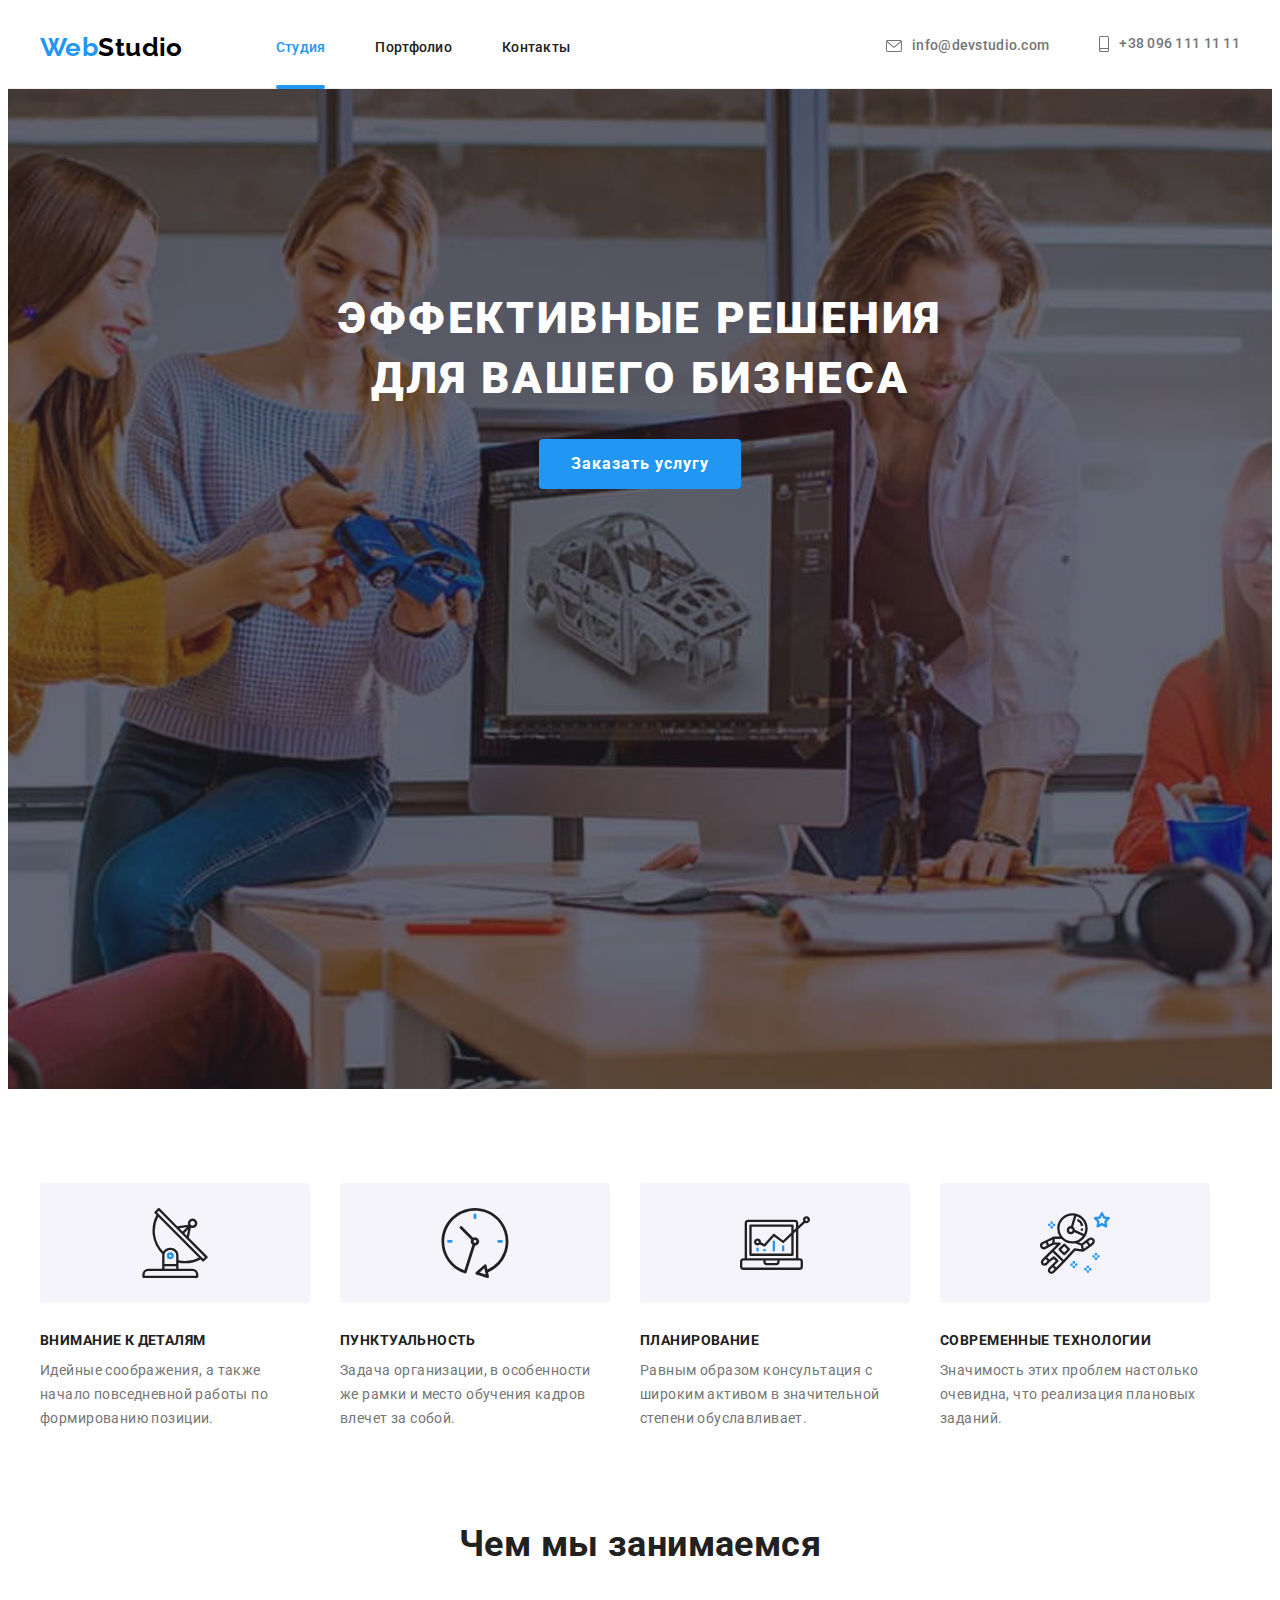
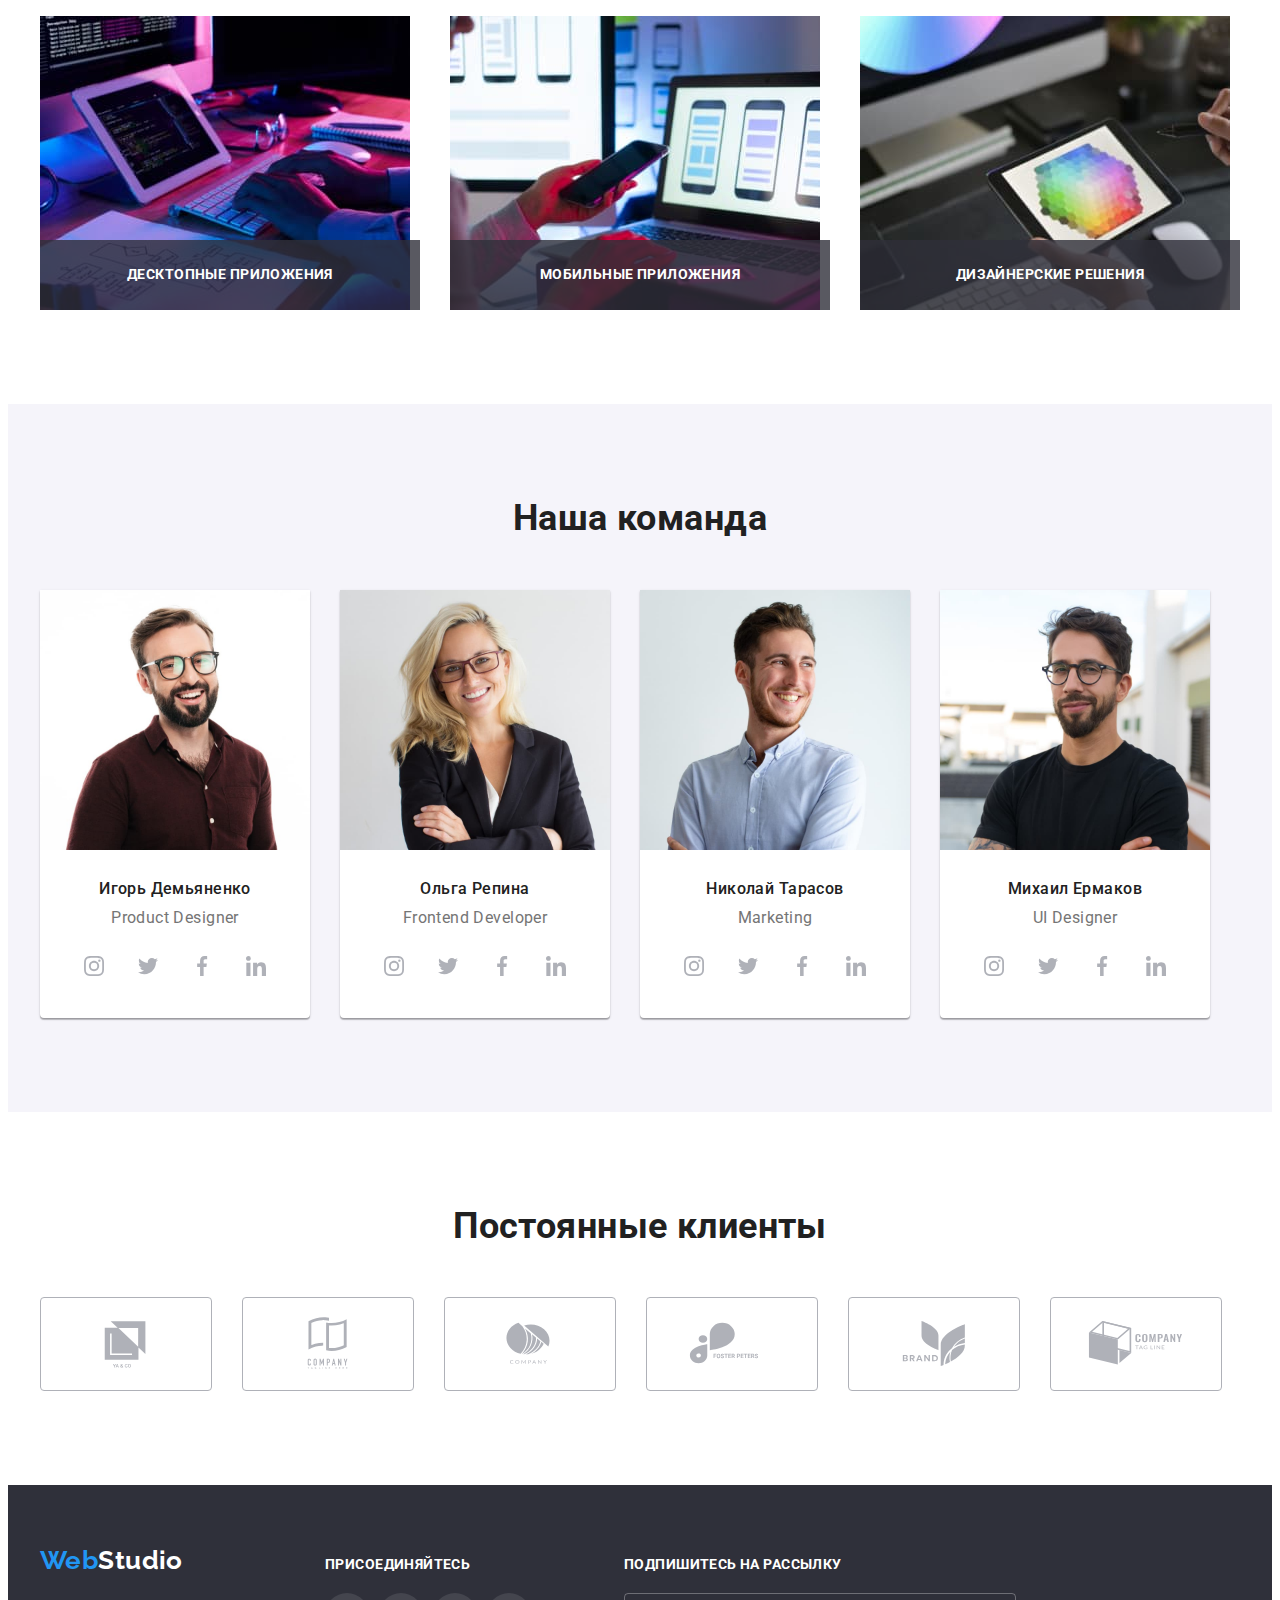
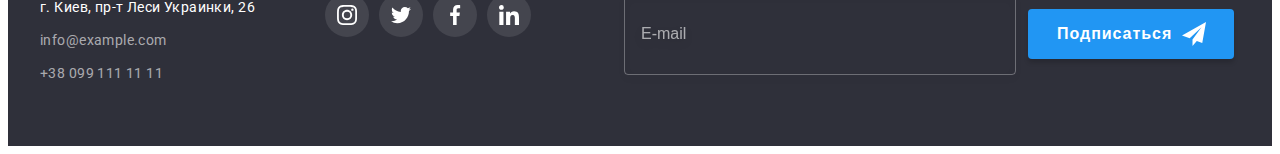
<file: index.html>
<!DOCTYPE html>
<html lang="ru">
    <head>
        <meta charset="UTF-8">
        <meta http-equiv="X-UA-Compatible" content="IE=edge">
        <meta name="viewport" content="width=device-width, initial-scale=1.0">
        <title>Студия</title>
        <link rel="preconnect" href="https://fonts.gstatic.com">
        <link href="https://fonts.googleapis.com/css2?family=Raleway:wght@700&family=Roboto:wght@400;500;700;900&display=swap"
        rel="stylesheet">
        <link rel="stylesheet" href="https://cdnjs.cloudflare.com/ajax/libs/modern-normalize/1.0.0/modern-normalize.min.css"
        integrity="sha512-ISS7cAi1PEhQ8jnbJpJZMd29NlhNj4AWYyLOSp2CE/CsHxTCu+r+t0D2yoJudVrd0/8fTVPUVDzY5Tvli75u/g=="
        crossorigin="anonymous" />
        <link rel="stylesheet" href="./css/styles.css" />
    </head>
    <body>
        <!-- Шапка сайта -->
        <header class="page-header">
            <div class="container header">
                <nav class="main-nav">
                     <a href="" lang="en" class="logo">Web<span class="studio">Studio</span></a>
                    <ul class="site-nav list">
                        <li class="site-nav-item"><a href="./index.html" class="link current">Студия</a></li>
                        <li class="site-nav-item"><a href="./portfolio.html" class="link">Портфолио</a></li>
                        <li class="site-nav-item"><a href="" class="link">Контакты</a></li>
                    </ul>
                </nav>
                <ul class="auth-nav list">
                    <li class="auth-nav-item">
                    <a href="mailto:info@devstudio.com" class="mail">
                        <svg class="mail-icon" width="16" height="12">
                            <use href="./images/icons.svg#envelope">
                            </use>
                        </svg>
                        info@devstudio.com</a></li>
                    <li class="auth-nav-item"><a href="tel:+380961111111" class="tel">
                        <svg class="tel-icon" width="10" height="16">
                            <use href="./images/icons.svg#smartphone">
                            </use>
                        </svg>
                        +38 096 111 11 11</a></li>
                </ul>
            </div>
        </header>
        <main>
            <!-- Герой -->
            <section class="hero">
                <h1 class="hero-title">Эффективные решения для вашего бизнеса</h1>
                <button type="button" class="first-button" data-modal-open>Заказать услугу</button>
            </section>

            <!-- Особенности -->
            <section class="description section">
                <div class="container">
                    <h2 class="visually-hidden">Особенности</h2>
                    <ul class="feature-list">
                        <li class="feature-list-item">
                            <div class="feature-icon">
                                <svg width="70" height="70">
                                <use href="./images/icons.svg#antenna">
                                </use>
                                </svg>
                            </div>
                            <h3 class="title">Внимание к деталям</h3>
                            <p class="feature">Идейные соображения, а также начало повседневной работы по формированию позиции.</p>
                        </li>
                        <li class="feature-list-item">
                            <div class="feature-icon">
                                <svg width="70" height="70">
                                    <use href="./images/icons.svg#clock">
                                    </use>
                                </svg>
                            </div>
                            <h3 class="title">Пунктуальность</h3>
                            <p class="feature">Задача организации, в особенности же рамки и место обучения кадров влечет за собой.</p>
                        </li>
                        <li class="feature-list-item">
                            <div class="feature-icon">
                                <svg width="70" height="70">
                                    <use href="./images/icons.svg#diagram">
                                    </use>
                                </svg>
                            </div>
                            <h3 class="title">Планирование</h3>
                            <p class="feature">Равным образом консультация с широким активом в значительной степени обуславливает.</p>
                        </li>
                        <li class="feature-list-item">
                            <div class="feature-icon">
                                <svg width="70" height="70">
                                    <use href="./images/icons.svg#astronaut">
                                    </use>
                                </svg>
                            </div>
                            <h3 class="title">Современные технологии</h3>
                            <p class="feature">Значимость этих проблем настолько очевидна, что реализация плановых заданий.</p>
                        </li>
                    </ul>
                </div>
            </section>
            <!-- Чем мы занимаемся -->
            <section class="task section">
                <div class="container">
                    <h2 class="section-title coding">Чем мы занимаемся</h2>
                    <ul class="our-works list">
                        <li class="our-works-item">
                            <img src="./images/img.jpg" alt="Пишем код" width="370" height="294"/>
                            <h3 class="our-works-title">Десктопные приложения</h3>
                        </li>
                        <li class="our-works-item">
                            <img src="./images/img1.jpg" alt="Тестируем" width="370" height="294"/>
                            <h3 class="our-works-title">Мобильные приложения</h3>
                        </li>
                        <li class="our-works-item">
                            <img src="./images/img2.jpg" alt="Продумываем дизайн" width="370" height="294"/>
                            <h3 class="our-works-title">Дизайнерские решения</h3>
                        </li>
                    </ul>
                </div>

            </section>
            <!-- Наша команда -->
            <section class="section team">
                <div class="container">
                    <h2 class="section-title workers">Наша команда</h2>
                    <ul class="workers-list">
                        <li class="workers-list-item">
                            <img class="worker-photo" src="./images/img3.jpg" alt="Игорь Демьяненко" width="270" height="260">
                            <div class="team-card">
                                <h3 class="title">Игорь Демьяненко</h3>
                                <p lang="en" class="position">Product Designer</p>
                                <ul class="social-list">
                                    <li class="social-list-item"><a  class="social-link" href="">
                                            <svg class="social-link-icon" width="20" height="20">
                                                <use href="./images/icons.svg#instagram">
                                                </use>
                                            </svg>
                                        </a>
                                    </li>
                                    <li class="social-list-item"><a  class="social-link" href="">
                                            <svg class="social-link-icon" width="20" height="20">
                                                <use href="./images/icons.svg#twitter">
                                                </use>
                                            </svg>
                                        </a>
                                    </li>
                                    <li class="social-list-item"><a  class="social-link" href="">
                                            <svg class="social-link-icon" width="20" height="20">
                                                <use href="./images/icons.svg#facebook">
                                                </use>
                                            </svg>
                                        </a>
                                    </li>
                                    <li class="social-list-item"><a  class="social-link" href="">
                                            <svg class="social-link-icon" width="20" height="20">
                                                <use href="./images/icons.svg#linkedin">
                                                </use>
                                            </svg>
                                        </a>
                                    </li>
                                </ul> 
                            </div>
                            
                        </li>
                        <li class="workers-list-item">
                            <img class="worker-photo" src="./images/img4.jpg" alt="Ольга Репина" width="270" height="260">
                            <div class="team-card">
                                <h3 class="title">Ольга Репина</h3>
                                <p lang="en" class="position">Frontend Developer</p>
                                <ul class="social-list">
                                    <li class="social-list-item"><a class="social-link" href="">
                                            <svg class="social-link-icon" width="20" height="20">
                                                <use href="./images/icons.svg#instagram">
                                                </use>
                                            </svg>
                                        </a>
                                    </li>
                                    <li class="social-list-item"><a class="social-link" href="">
                                            <svg class="social-link-icon" width="20" height="20">
                                                <use href="./images/icons.svg#twitter">
                                                </use>
                                            </svg>
                                        </a>
                                    </li>
                                    <li class="social-list-item"><a class="social-link" href="">
                                            <svg class="social-link-icon" width="20" height="20">
                                                <use href="./images/icons.svg#facebook">
                                                </use>
                                            </svg>
                                        </a>
                                    </li>
                                    <li class="social-list-item"><a class="social-link" href="">
                                            <svg class="social-link-icon" width="20" height="20">
                                                <use href="./images/icons.svg#linkedin">
                                                </use>
                                            </svg>
                                        </a>
                                    </li>
                                </ul>
                            </div>
                        </li>
                        <li class="workers-list-item">
                            <img class="worker-photo" src="./images/img5.jpg" alt="Николай Тарасов" width="270" height="260"> 
                            <div class="team-card">
                                <h3 class="title">Николай Тарасов</h3>
                                <p lang="en" class="position">Marketing</p>
                                <ul class="social-list">
                                    <li class="social-list-item"><a class="social-link" href="">
                                            <svg class="social-link-icon" width="20" height="20">
                                                <use href="./images/icons.svg#instagram">
                                                </use>
                                            </svg>
                                        </a>
                                    </li>
                                    <li class="social-list-item"><a class="social-link" href="">
                                            <svg class="social-link-icon" width="20" height="20">
                                                <use href="./images/icons.svg#twitter">
                                                </use>
                                            </svg>
                                        </a>
                                    </li>
                                    <li class="social-list-item"><a class="social-link" href="">
                                            <svg class="social-link-icon" width="20" height="20">
                                                <use href="./images/icons.svg#facebook">
                                                </use>
                                            </svg>
                                        </a>
                                    </li>
                                    <li class="social-list-item"><a class="social-link" href="">
                                            <svg class="social-link-icon" width="20" height="20">
                                                <use href="./images/icons.svg#linkedin">
                                                </use>
                                            </svg>
                                        </a>
                                    </li>
                                </ul>
                            </div>
                        </li>
                        <li class="workers-list-item">
                            <img class="worker-photo" src="./images/img6.jpg" alt="Михаил Ермаков" width="270" height="260">
                            <div class="team-card">
                                <h3 class="title">Михаил Ермаков</h3>
                                <p lang="en" class="position">UI Designer</p>
                                <ul class="social-list">
                                    <li class="social-list-item"><a class="social-link" href="">
                                            <svg class="social-link-icon" width="20" height="20">
                                                <use href="./images/icons.svg#instagram">
                                                </use>
                                            </svg>
                                        </a>
                                    </li>
                                    <li class="social-list-item"><a class="social-link" href="">
                                            <svg class="social-link-icon" width="20" height="20">
                                                <use href="./images/icons.svg#twitter">
                                                </use>
                                            </svg>
                                        </a>
                                    </li>
                                    <li class="social-list-item"><a class="social-link" href="">
                                            <svg class="social-link-icon" width="20" height="20">
                                                <use href="./images/icons.svg#facebook">
                                                </use>
                                            </svg>
                                        </a>
                                    </li>
                                    <li class="social-list-item"><a class="social-link" href="">
                                            <svg class="social-link-icon" width="20" height="20">
                                                <use href="./images/icons.svg#linkedin">
                                                </use>
                                            </svg>
                                        </a>
                                    </li>
                                </ul>
                            </div>
                        </li>
                        
                    </ul>
                </div>
            </section>
            <!-- Постоянные клиенты -->
            <section class="section clients">
                <div class="container">
                    <h2 class="section-title clients-title">Постоянные клиенты</h2>
                    <ul class="clients-list list">
                        <li class="clients-list-item">
                            <a class="clients-list-link" href="">
                                <svg class="clients-list-link-icon" width="106" height="60">
                                    <use href="./images/icons.svg#logo1">
                                    </use>
                                </svg>
                            </a>
                        </li>
                        <li class="clients-list-item">
                            <a class="clients-list-link" href="">
                                <svg class="clients-list-link-icon" width="106" height="60">
                                    <use href="./images/icons.svg#logo2">
                                    </use>
                                </svg>
                            </a>
                        </li>
                        <li class="clients-list-item">
                            <a class="clients-list-link" href="">
                                <svg class="clients-list-link-icon" width="106" height="60">
                                    <use href="./images/icons.svg#logo3">
                                    </use>
                                </svg>
                            </a>
                        </li>
                        <li class="clients-list-item">
                            <a class="clients-list-link" href="">
                                <svg class="clients-list-link-icon" width="106" height="60">
                                    <use href="./images/icons.svg#logo4">
                                    </use>
                                </svg>
                            </a>
                        </li>
                        <li class="clients-list-item">
                            <a class="clients-list-link" href="">
                                <svg class="clients-list-link-icon" width="106" height="60">
                                    <use href="./images/icons.svg#logo5">
                                    </use>
                                </svg>
                            </a>
                        </li>
                        <li class="clients-list-item">
                            <a class="clients-list-link" href="">
                                <svg class="clients-list-link-icon" width="106" height="60">
                                    <use href="./images/icons.svg#logo6">
                                    </use>
                                </svg>
                            </a>
                        </li>
                    </ul>
                </div>
            </section>
        </main>
        <!-- Футер -->
        <footer class="contacts">
            <div class="container footer">
                <div class="footer-contacts">
                    <a href="" lang="en" class="logo">Web<span class="studio-second">Studio</span></a>
                    <address class="footer-address">
                        <p class="address">г. Киев, пр-т Леси Украинки, 26</p>
                        <a href="mailto:info@example.com" class="second-mail">info@example.com</a>
                        <a href="tel:+380991111111" class="second-tel">+38 099 111 11 11</a>
                    </address>
                </div>
                <div class="footer-icons">
                    <h3 class="title footer-title">присоединяйтесь</h3>
                    <ul class="footer-social-list list">
                        <li class="social-list-item"><a class="footer-social-link" href="">
                                <svg class="footer-social-link-icon" width="20" height="20">
                                    <use href="./images/icons.svg#instagram">
                                    </use>
                                </svg>
                            </a>
                        </li>
                        <li class="social-list-item"><a class="footer-social-link" href="">
                                <svg class="footer-social-link-icon" width="20" height="20">
                                    <use href="./images/icons.svg#twitter">
                                    </use>
                                </svg>
                            </a>
                        </li>
                        <li class="social-list-item"><a class="footer-social-link" href="">
                                <svg class="footer-social-link-icon" width="20" height="20">
                                    <use href="./images/icons.svg#facebook">
                                    </use>
                                </svg>
                            </a>
                        </li>
                        <li class="social-list-item"><a class="footer-social-link" href="">
                                <svg class="footer-social-link-icon" width="20" height="20">
                                    <use href="./images/icons.svg#linkedin">
                                    </use>
                                </svg>
                            </a>
                        </li>
                    </ul>
                </div>
                <form class="subscription-form" action="#" method="POST">
                    <h3 class="title footer-title">Подпишитесь на рассылку</h3>
                    <div class="footer-subscription">
                        <label class="subscription-label">
                            <input class="subscription-input" type="email" name="mail" placeholder="E-mail">
                        </label>
                        <button type="submit" class="subscription-button">
                            <span class="submit-text">Подписаться</span>
                            <svg width="24" height="24">
                                <use href="./images/icons.svg#icon-send"></use>
                            </svg>
                        </button>
                    </div>
                </form>
            </div>
        </footer>
        <div class="backdrop is-hidden" data-modal>
            <div class="modal">
                <button class="close-button" type="button" data-modal-close>
                    <svg class="close-icon" width="18" height="18">
                        <use href="./images/icons.svg#close-black"></use>
                    </svg>
                </button>
                <form class="modal-form" action="#" method="POST">
                    <b class="modal-title title">Оставьте свои данные, мы вам перезвоним</b>
                    <label class="form-field">
                        <span class="field-name">Имя</span>
                        <span class="input-items">
                            <input class="form-input" type="text" name="username" required>
                            <svg class="input-icon" width="18" height="18">
                                <use href="./images/icons.svg#person-black"></use>
                            </svg>
                        </span>
                    </label>
                    <label class="form-field">
                        <span class="field-name">Телефон</span>
                        <span class="input-items">
                            <input class="form-input" type="tel" name="tel" required>
                            <svg class="input-icon" width="18" height="18">
                                <use href="./images/icons.svg#phone-black"></use>
                            </svg>
                        </span>
                    </label>
                    <label class="form-field">
                        <span class="field-name">Почта</span>
                        <span class="input-items">
                            <input class="form-input" type="email" name="mail" required>
                            <svg class="input-icon" width="18" height="18">
                                <use href="./images/icons.svg#email-black"></use>
                            </svg>
                        </span>
                    </label>
                    <label class="form-comment">
                        <span class="field-name">Комментарий</span>
                        <textarea class="modal-comment" name="comment" placeholder="Введите текст"></textarea>
                    </label>
                    <label class="form-checkbox">
                        <input class="checkbox" type="checkbox" name="policy">
                        <span class="checkbox-icon"></span>
                        <span>
                            Соглашаюсь с рассылкой и принимаю <a class="policy-link" href="">Условия договора</a>
                        </span>
                    </label>
                    <button class="modal-form-button" type="submit">Отправить</button>
                </form>
            </div>
        </div>
        <script src="./js/modal.js"></script>

    </body>
</html>
</file>
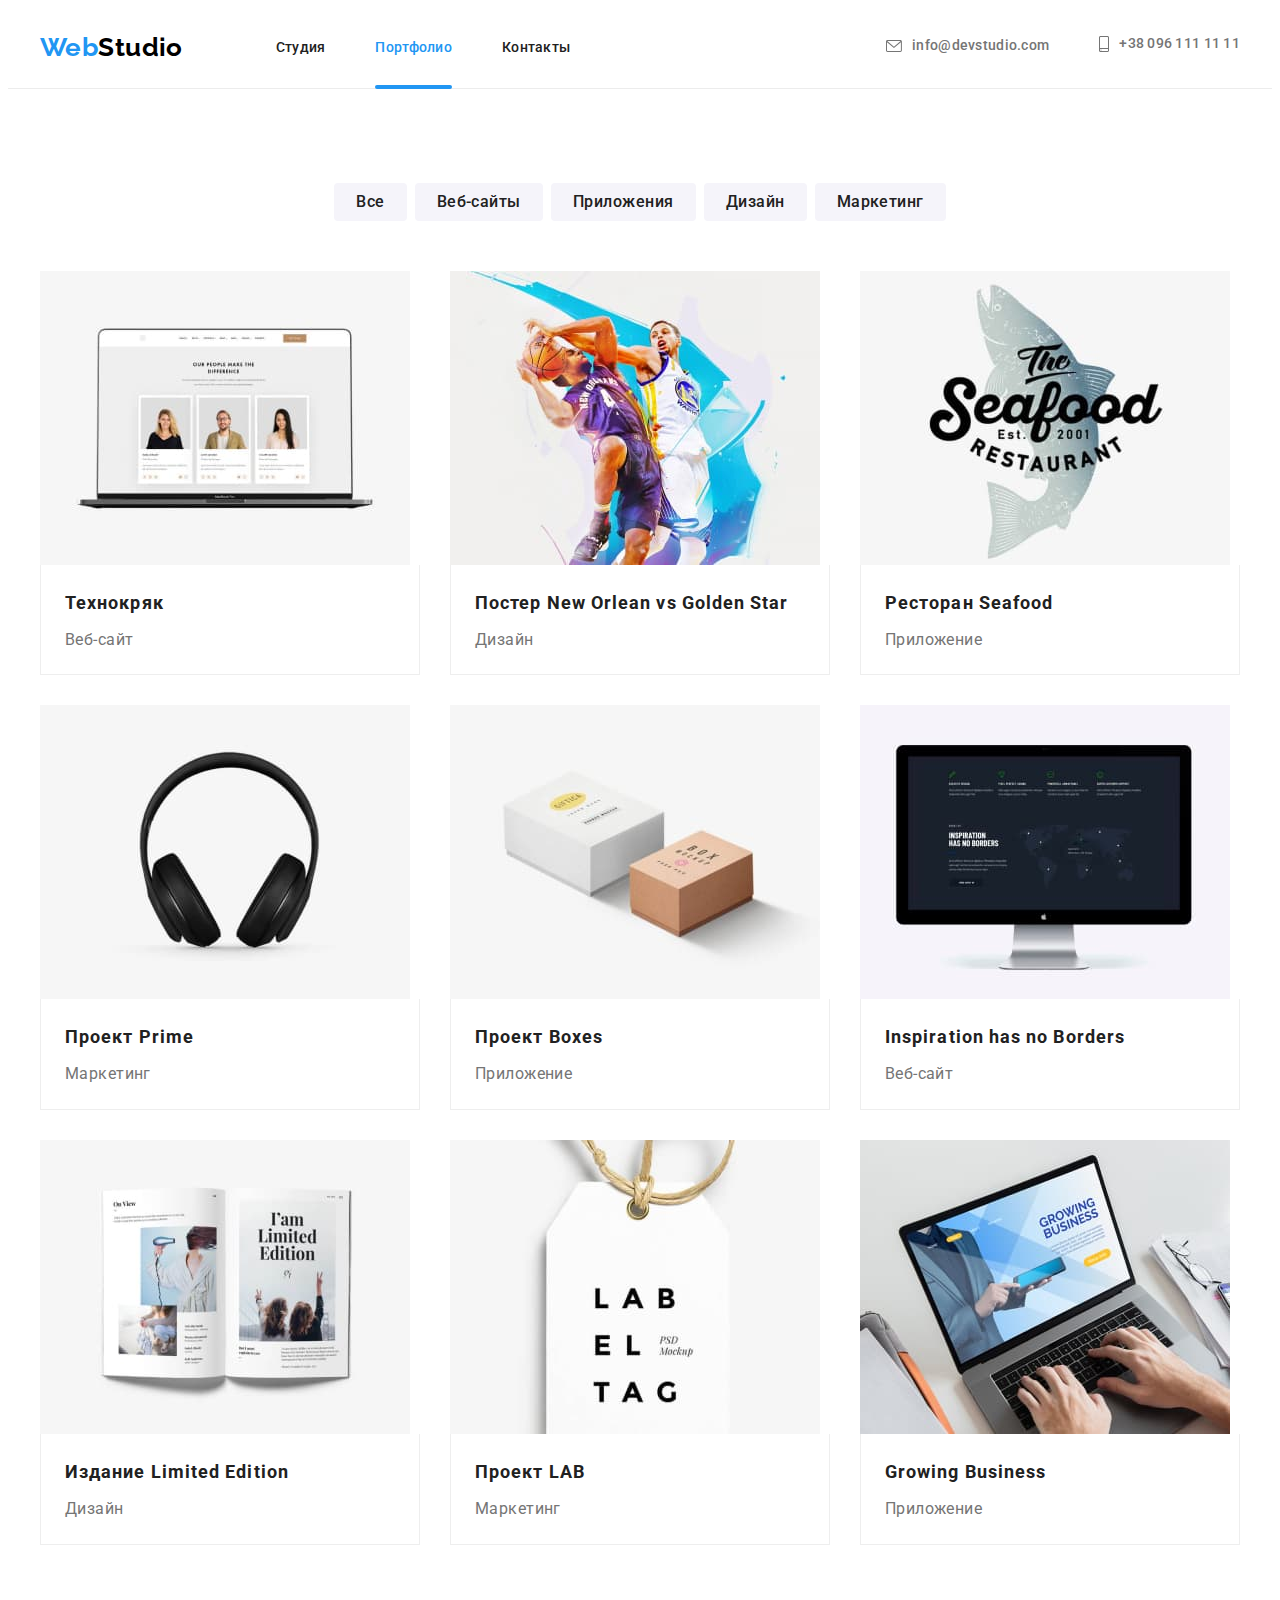
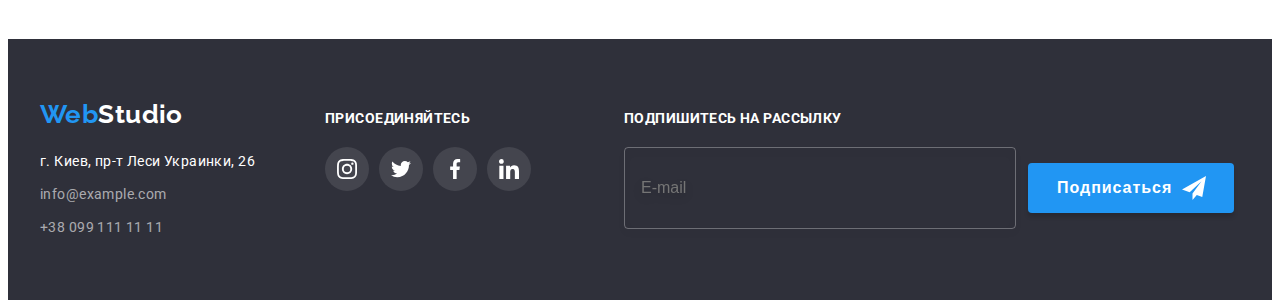
<file: portfolio.html>
<!DOCTYPE html>
<html lang="ru">
    <head>
        <meta charset="UTF-8">
        <meta http-equiv="X-UA-Compatible" content="IE=edge">
        <meta name="viewport" content="width=device-width, initial-scale=1.0">
        <title>Портфолио</title>
        <link rel="preconnect" href="https://fonts.gstatic.com">
        <link href="https://fonts.googleapis.com/css2?family=Raleway:wght@700&family=Roboto:wght@400;500;700;900&display=swap"
        rel="stylesheet">
        <link rel="stylesheet" href="https://cdnjs.cloudflare.com/ajax/libs/modern-normalize/1.0.0/modern-normalize.min.css"
        integrity="sha512-ISS7cAi1PEhQ8jnbJpJZMd29NlhNj4AWYyLOSp2CE/CsHxTCu+r+t0D2yoJudVrd0/8fTVPUVDzY5Tvli75u/g=="
        crossorigin="anonymous" />
        <link rel="stylesheet" href="./css/styles.css" />
    </head>
    <body>
        <!-- Шапка сайта -->
        <header class="page-header">
            <div class="container header">
                <nav class="main-nav">
                     <a href="" lang="en" class="logo">Web<span class="studio">Studio</span></a>
                    <ul class="site-nav list">
                        <li class="site-nav-item"><a href="./index.html" class="link">Студия</a></li>
                        <li class="site-nav-item"><a href="./portfolio.html" class="link current">Портфолио</a></li>
                        <li class="site-nav-item"><a href="" class="link">Контакты</a></li>
                    </ul>
                </nav>
                <ul class="auth-nav list">
                    <li class="auth-nav-item"><a href="mailto:info@devstudio.com" class="mail">
                        <svg class="mail-icon" width="16" height="12">
                            <use href="./images/icons.svg#envelope">
                            </use>
                        </svg>
                        info@devstudio.com</a></li>
                    <li class="auth-nav-item"><a href="tel:+380961111111" class="tel">
                        <svg class="tel-icon" width="10" height="16">
                            <use href="./images/icons.svg#smartphone">
                            </use>
                        </svg>
                        +38 096 111 11 11</a></li>
                </ul>
            </div>
        </header>
        <main>
            <!-- Портфолио -->
            <section class="portfolio section">
                <div class="container">
                    <h1 class="visually-hidden">Портфолио</h1>
                    <ul class="filter-list list">
                        <li class="filter-list-item"><button type="button" class="second-button">Все</button></li>
                        <li class="filter-list-item"><button type="button" class="second-button">Веб-сайты</button></li>
                        <li class="filter-list-item"><button type="button" class="second-button">Приложения</button></li>
                        <li class="filter-list-item"><button type="button" class="second-button">Дизайн</button></li>
                        <li class="filter-list-item"><button type="button" class="second-button">Маркетинг</button></li>
                    </ul>
                    <ul class="portfolio-list">
                        <li class="item">
                            <article class="card">
                                <a class="link" href="">
                                    <div class="card-thumb">
                                        <img src="./images/portfolio.jpg" alt="Технокряк" width="370" height="294">
                                        <div class="overlay">
                                            <p>Технокряк это современная площадка распространения коронавируса. Компании используют эту платформу
                                            для цифрового
                                            шпионажа и атак на защищённые сервера конкурентов.</p>
                                        </div>
                                    </div>
                                    <div class="card-content">
                                        <h2 class="portfolio-title">Технокряк</h2>
                                        <p class="portfolio-type">Веб-сайт</p>
                                    </div>
                                </a>
                            </article>
                        </li>
                        <li class="item">
                            <article class="card">
                                <a class="link" href="">
                                    <div class="card-thumb">
                                        <img src="./images/portfolio1.jpg" alt="Постер New Orlean vs Golden Star" width="370" height="294">
                                        <div class="overlay">
                                            <p>Технокряк это современная площадка распространения коронавируса. Компании используют эту платформу
                                                для цифрового
                                                шпионажа и атак на защищённые сервера конкурентов.</p>
                                        </div>
                                    </div>
                                    <div class="card-content">
                                        <h2 class="portfolio-title">Постер <span lang="en">New Orlean vs Golden Star</span></h2>
                                        <p class="portfolio-type">Дизайн</p>
                                    </div>
                                </a>
                            </article>
                        </li>
                        <li class="item">
                            <article class="card">
                                <a class="link" href="">
                                    <div class="card-thumb">
                                        <img src="./images/portfolio2.jpg" alt="Ресторан Seafood" width="370" height="294">
                                        <div class="overlay">
                                            <p>Технокряк это современная площадка распространения коронавируса. Компании используют эту платформу
                                                для цифрового
                                                шпионажа и атак на защищённые сервера конкурентов.</p>
                                        </div>
                                    </div>
                                    <div class="card-content">
                                        <h2 class="portfolio-title">Ресторан <span lang="en">Seafood</span></h2>
                                        <p class="portfolio-type">Приложение</p>
                                    </div>
                                </a>
                            </article>
                        </li>
                        <li class="item">
                            <article class="card">
                                <a class="link" href="">
                                    <div class="card-thumb">
                                        <img src="./images/portfolio3.jpg" alt="Проект Prime" width="370" height="294">
                                        <div class="overlay">
                                            <p>Технокряк это современная площадка распространения коронавируса. Компании используют эту платформу
                                                для цифрового
                                                шпионажа и атак на защищённые сервера конкурентов.</p>
                                        </div>
                                    </div>
                                    <div class="card-content">
                                        <h2 class="portfolio-title">Проект <span lang="en">Prime</span></h2>
                                        <p class="portfolio-type">Маркетинг</p>
                                    </div>
                                </a>
                            </article>
                        </li>
                        <li class="item">
                            <article class="card">
                                <a class="link" href="">
                                    <div class="card-thumb">
                                        <img src="./images/portfolio4.jpg" alt="Проект Boxes" width="370" height="294">
                                        <div class="overlay">
                                            <p>Технокряк это современная площадка распространения коронавируса. Компании используют эту платформу
                                                для цифрового
                                                шпионажа и атак на защищённые сервера конкурентов.</p>
                                        </div>
                                    </div>
                                    <div class="card-content">
                                        <h2 class="portfolio-title">Проект <span lang="en">Boxes</span></h2>
                                        <p class="portfolio-type">Приложение</p>
                                    </div>
                                </a>
                            </article>
                        </li>
                        <li class="item">
                            <article class="card">
                                <a class="link" href="">
                                    <div class="card-thumb">
                                        <img src="./images/portfolio5.jpg" alt="Inspiration has no Borders" width="370" height="294">
                                        <div class="overlay">
                                            <p>Технокряк это современная площадка распространения коронавируса. Компании используют эту платформу
                                                для цифрового
                                                шпионажа и атак на защищённые сервера конкурентов.</p>
                                        </div>
                                    </div>
                                    <div class="card-content">
                                        <h2 class="portfolio-title" lang="en">Inspiration has no Borders</h2>
                                        <p class="portfolio-type">Веб-сайт</p>
                                    </div>
                                </a>
                            </article>
                        </li>
                        <li class="item">
                            <article class="card">
                                <a class="link" href="">
                                    <div class="card-thumb">
                                        <img src="./images/portfolio6.jpg" alt="Издание Limited Edition" width="370" height="294">
                                        <div class="overlay">
                                            <p>Технокряк это современная площадка распространения коронавируса. Компании используют эту платформу
                                                для цифрового
                                                шпионажа и атак на защищённые сервера конкурентов.</p>
                                        </div>
                                    </div>
                                    <div class="card-content">
                                        <h2 class="portfolio-title">Издание <span lang="en">Limited Edition</span></h2>
                                        <p class="portfolio-type">Дизайн</p>
                                    </div>
                                </a>
                            </article>
                        </li>
                        <li class="item">
                            <article class="card">
                                <a class="link" href="">
                                    <div class="card-thumb">
                                        <img src="./images/portfolio7.jpg" alt="Проект LAB" width="370" height="294">
                                        <div class="overlay">
                                            <p>Технокряк это современная площадка распространения коронавируса. Компании используют эту платформу
                                                для цифрового
                                                шпионажа и атак на защищённые сервера конкурентов.</p>
                                        </div>
                                    </div>
                                    <div class="card-content">
                                        <h2 class="portfolio-title">Проект <span lang="en">LAB</span></h2>
                                        <p class="portfolio-type">Маркетинг</p>
                                    </div>
                                </a>
                            </article>
                        </li>
                        <li class="item">
                            <article class="card">
                                <a class="link" href="">
                                    <div class="card-thumb">
                                        <img src="./images/portfolio8.jpg" alt="Growing Business" width="370" height="294">
                                        <div class="overlay">
                                            <p>Технокряк это современная площадка распространения коронавируса. Компании используют эту платформу
                                                для цифрового
                                                шпионажа и атак на защищённые сервера конкурентов.</p>
                                        </div>
                                    </div>
                                    <div class="card-content">
                                        <h2 class="portfolio-title" lang="en">Growing Business</h2>
                                        <p class="portfolio-type">Приложение</p>
                                    </div>
                                </a>
                            </article>
                        </li>
                    </ul>
                </div>
            </section>

        </main>
        <!-- Футер -->
        <footer class="contacts">
            <div class="container footer">
                <div class="footer-contacts">
                    <a href="" lang="en" class="logo">Web<span class="studio-second">Studio</span></a>
                    <address class="footer-address">
                        <p class="address">г. Киев, пр-т Леси Украинки, 26</p>
                        <a href="mailto:info@example.com" class="second-mail">info@example.com</a>
                        <a href="tel:+380991111111" class="second-tel">+38 099 111 11 11</a>
                    </address>
                </div>
                <div class="footer-icons">
                    <h3 class="title footer-title">присоединяйтесь</h3>
                    <ul class="footer-social-list list">
                        <li class="social-list-item"><a class="footer-social-link" href="">
                                <svg class="footer-social-link-icon" width="20" height="20">
                                    <use href="./images/icons.svg#instagram">
                                    </use>
                                </svg>
                            </a>
                        </li>
                        <li class="social-list-item"><a class="footer-social-link" href="">
                                <svg class="footer-social-link-icon" width="20" height="20">
                                    <use href="./images/icons.svg#twitter">
                                    </use>
                                </svg>
                            </a>
                        </li>
                        <li class="social-list-item"><a class="footer-social-link" href="">
                                <svg class="footer-social-link-icon" width="20" height="20">
                                    <use href="./images/icons.svg#facebook">
                                    </use>
                                </svg>
                            </a>
                        </li>
                        <li class="social-list-item"><a class="footer-social-link" href="">
                                <svg class="footer-social-link-icon" width="20" height="20">
                                    <use href="./images/icons.svg#linkedin">
                                    </use>
                                </svg>
                            </a>
                        </li>
                    </ul>
                </div>
                <form class="subscription-form" action="#" method="POST">
                    <h3 class="title footer-title">Подпишитесь на рассылку</h3>
                    <div class="footer-subscription">
                        <label>
                            <input class="subscription-input" type="email" name="mail" placeholder="E-mail">
                        </label>
                        <button class="subscription-button" type="submit">
                            <span class="submit-text">Подписаться</span>
                            <svg width="24" height="24">
                                <use href="./images/icons.svg#icon-send"></use>
                            </svg>
                        </button>
                    </div>
                </form>
            </div>
        </footer>
    </body>
</html>
</file>
<file: css/styles.css>
:root {
  --primary-text-color: #757575;
  --title-text-color: #212121;
  --primary-white-color: #ffffff;
  --accent-color: #2196f3;
  --second-background-color: #f5f4fa;
  --third-background-color: #2f303a;
  --second-logo-color: #000000;
  --address-color: rgba(255, 255, 255, 0.6);
  --button-bgc: #188ce8;
  --header-border: #ececec;
  --portfolio-border: #eeeeee;
  --icon-color: #afb1b8;
  --footer-link-bgc: rgba(255, 255, 255, 0.1);
  --hero-bgc: #c4c4c4;
  --card-set-gap: 30px;
  --transition-duration: 250ms;
  --transition-timing-function: cubic-bezier(0.4, 0, 0.2, 1);
}
body {
  color: var(--primary-text-color);
  background-color: var(--primary-white-color);
  font-family: 'Roboto', sans-serif;
  letter-spacing: 0.03em;
  font-size: 14px;
  line-height: 1.7;
}
.list,
.feature-list,
.workers-list,
.portfolio-list,
.social-list {
  list-style: none;
}
.container {
  margin-left: auto;
  margin-right: auto;
  width: 1200px;
  padding-left: 15px;
  padding-right: 15px;
}
h1,
h2,
h3,
p {
  margin-top: 0;
  margin-bottom: 0;
}
ul {
  margin-top: 0;
  margin-bottom: 0;
  padding-left: 0;
}
img {
  display: block;
  max-width: 100%;
}
/* ------LOGO------ */
.logo {
  color: var(--accent-color);

  font-family: 'Raleway', sans-serif;
  font-weight: 700;
  font-size: 26px;
  line-height: 1.2;
  text-decoration: none;
}
.footer .logo {
  display: flex;
  margin-bottom: 20px;
}
.studio {
  color: var(--second-logo-color);
}
.studio-second {
  color: var(--primary-white-color);
}

/* ------PAGE HEADER------ */
.page-header {
  border-bottom: 1px solid var(--header-border);
}
.container.header,
.main-nav {
  display: flex;
  align-items: center;
}
.site-nav {
  display: flex;
  margin-left: 93px;
}
.site-nav-item {
  line-height: 1.14;
}
.site-nav-item .link {
  display: block;
  padding-top: 32px;
  padding-bottom: 32px;
}

.site-nav-item:not(:last-child) {
  margin-right: 50px;
}
.site-nav .link {
  color: var(--title-text-color);

  font-weight: 500;
  letter-spacing: 0.02em;
  text-decoration: none;

  transition: color var(--transition-duration) var(--transition-timing-function);
}
.site-nav .link:hover,
.site-nav .link:focus {
  color: var(--accent-color);
}
.site-nav .link.current {
  position: relative;

  color: var(--accent-color);
}

.site-nav-item .current::after {
  position: absolute;
  left: 0;
  bottom: -1px;
  display: block;
  content: '';
  width: 100%;
  height: 4px;
  background-color: var(--accent-color);
  border-radius: 2px;
}
.auth-nav {
  display: flex;
  margin-left: auto;
}
.auth-nav-item:not(:last-child) {
  margin-right: 50px;
}
.mail,
.tel {
  display: inline-flex;
  align-items: center;
  color: inherit;

  font-weight: 500;
  line-height: 1.14;
  letter-spacing: 0.02em;
  text-decoration: none;

  transition: color var(--transition-duration) var(--transition-timing-function);
}
.mail:hover,
.tel:hover,
.mail:focus,
.tel:focus {
  color: var(--accent-color);
}
.mail-icon,
.tel-icon {
  fill: currentColor;
  margin-right: 10px;

  transition: fill var(--transition-duration) var(--transition-timing-function);
}
.mail:hover .mail-icon,
.tel:hover .tel-icon,
.mail:focus .mail-icon,
.tel:focus .tel-icon {
  fill: var(--accent-color);
}

/* ------HERO------ */
.hero {
  max-width: 1600px;
  height: 600px;
  padding-top: 200px;
  padding-bottom: 200px;
  margin: 0 auto;
  background-image: linear-gradient(rgba(47, 48, 58, 0.4), rgba(47, 48, 58, 0.4)),
    url(../images/hero.jpg);
  background-position: center;
  background-repeat: no-repeat;
  background-size: cover;
  background-color: var(--hero-bgc);
  text-align: center;
}
.hero-title {
  width: 696px;
  margin: 0 auto;
  margin-top: 0;
  margin-bottom: 30px;

  color: var(--primary-white-color);

  font-weight: 900;
  font-size: 44px;
  line-height: 1.36;
  letter-spacing: 0.06em;
  text-transform: uppercase;
}

/* ------SECTIONS------ */
.section-title,
.feature-list .title,
.workers-list .title,
.portfolio-title {
  color: var(--title-text-color);
}
.section-title {
  font-weight: 700;
  font-size: 36px;
  line-height: 1.16;
  text-align: center;
}
.feature-list .title {
  margin-bottom: 10px;

  font-weight: 700;
  font-size: 14px;
  line-height: 1.14;
  text-transform: uppercase;
}
.description.section {
  padding-top: 94px;
  padding-bottom: 47px;
}
.feature-list {
  display: flex;
}
.feature-list-item {
  width: 270px;
}
.feature-list-item:not(:last-child) {
  margin-right: 30px;
}
.feature-icon {
  display: flex;
  justify-content: center;
  align-items: center;
  height: 120px;
  background-color: var(--second-background-color);
  border-radius: 4px;
  margin-bottom: 30px;
}
.task.section {
  padding-top: 47px;
  padding-bottom: 94px;
}
.section-title.coding,
.section-title.workers {
  margin-bottom: 50px;
}
.section.team {
  text-align: center;
}
.our-works {
  display: flex;
  align-items: center;
  margin-left: -30px;
  margin-top: -30px;
}
.our-works-item {
  position: relative;
  flex-basis: calc(100% / 3 - 30px);
  margin-left: 30px;
  margin-top: 30px;
}
.our-works-title {
  position: absolute;
  bottom: 0;
  left: 0;
  width: 100%;

  padding-top: 27px;
  padding-bottom: 27px;

  font-size: 14px;
  line-height: 1.14;
  text-align: center;
  text-transform: uppercase;
  color: var(--primary-white-color);
  background: rgba(47, 48, 58, 0.8);
}
.workers-list {
  display: flex;
  flex-wrap: wrap;
}
.team-card {
  padding-top: 30px;
  padding-right: 32px;
  padding-bottom: 30px;
  padding-left: 32px;
}
.workers-list-item {
  margin-right: 30px;

  background-color: var(--primary-white-color);
  box-shadow: 0px 1px 3px rgba(0, 0, 0, 0.12), 0px 1px 1px rgba(0, 0, 0, 0.14),
    0px 2px 1px rgba(0, 0, 0, 0.2);
  border-radius: 0px 0px 4px 4px;
}
.workers-list-item:last-child {
  margin-right: 0;
}
.workers-list .title {
  margin-bottom: 10px;

  font-weight: 500;
  font-size: 16px;
  line-height: 1.18;
}
.position {
  font-size: 16px;
  line-height: 1.18;

  margin-bottom: 16px;
}
.social-list {
  display: flex;
}
.social-link {
  display: flex;
  align-items: center;
  justify-content: center;
  width: 44px;
  height: 44px;
  border-radius: 50%;

  transition: background-color var(--transition-duration) var(--transition-timing-function);
}
.social-link:hover,
.social-link:focus {
  border-radius: 50%;
  background-color: var(--accent-color);
}
.social-link-icon {
  fill: var(--icon-color);

  transition: fill var(--transition-duration) var(--transition-timing-function);
}
.social-link:hover .social-link-icon,
.social-link:focus .social-link-icon {
  fill: var(--primary-white-color);
}
.social-list-item:not(:last-child) {
  margin-right: 10px;
}
.section.team {
  background-color: var(--second-background-color);
}
.section.team,
.section.clients {
  padding-top: 94px;
  padding-bottom: 94px;
}
.clients-title {
  margin-bottom: 50px;
}
.clients-list {
  display: flex;
}
.clients-list-link {
  display: flex;
  justify-content: center;
  align-items: center;
  width: 170px;
  height: 92px;
  border: 1px solid var(--icon-color);
  border-radius: 4px;

  transition: border var(--transition-duration) var(--transition-timing-function);
}
.clients-list-item:not(:last-child) {
  margin-right: 30px;
}
.clients-list-link:hover,
.clients-list-link:focus {
  border: 1px solid var(--accent-color);
}
.clients-list-link-icon {
  fill: var(--icon-color);

  transition: fill var(--transition-duration) var(--transition-timing-function);
}
.clients-list-link:hover .clients-list-link-icon,
.clients-list-link:focus .clients-list-link-icon {
  fill: var(--accent-color);
}

/* ------PORTFOLIO------ */
.portfolio.section {
  padding-top: 94px;
  padding-bottom: 94px;
}
.card .link {
  text-decoration: none;

  color: var(--primary-text-color);
}

.portfolio-title {
  margin-bottom: 4px;
  font-weight: 700;
  font-size: 18px;
  line-height: 2;
  letter-spacing: 0.06em;
}
.portfolio-type {
  font-size: 16px;
  line-height: 1.87;
}
.filter-list {
  display: flex;
  align-items: center;
  justify-content: center;
  margin-bottom: 50px;
  margin-top: 0;
}
.filter-list-item:not(:last-child) {
  margin-right: 8px;
}
.card-thumb {
  position: relative;
  overflow: hidden;
}
.overlay {
  position: absolute;
  left: 0;
  bottom: 0;
  width: 100%;
  height: 100%;

  background: rgba(33, 150, 243, 0.9);

  transform: translateY(100%);
  transition: transform var(--transition-duration) var(--transition-timing-function);
}
.overlay p {
  padding: 63px 24px;

  font-size: 18px;
  line-height: 1.5;

  color: var(--primary-white-color);
}
.card .link:hover .overlay,
.card .link:focus .overlay {
  transform: translateY(0);
}

/* ------CARD SET------ */

.portfolio-list {
  display: flex;
  flex-wrap: wrap;
  margin-left: calc(-1 * var(--card-set-gap));
  margin-top: calc(-1 * var(--card-set-gap));
}
.item {
  flex-basis: calc(100% / 3 - var(--card-set-gap));
  margin-left: var(--card-set-gap);
  margin-top: var(--card-set-gap);

  transition: box-shadow var(--transition-duration) var(--transition-timing-function);
}
.item:hover,
.item:focus {
  box-shadow: 0px 1px 1px rgba(0, 0, 0, 0.12), 0px 4px 4px rgba(0, 0, 0, 0.06),
    1px 4px 6px rgba(0, 0, 0, 0.16);
}
.card-content {
  padding: 20px 24px;
  border: 1px solid var(--portfolio-border);
  border-top: none;
}

/* ------FOOTER------ */

.footer-address {
  display: flex;
  flex-direction: column;
  font-style: normal;
}
.second-mail {
  margin-bottom: 9px;
}
.contacts {
  padding-top: 60px;
  padding-bottom: 60px;

  background-color: var(--third-background-color);
}
.second-mail,
.second-tel {
  color: var(--address-color);

  font-style: normal;
  text-decoration: none;

  transition: color var(--transition-duration) var(--transition-timing-function);
}
.second-mail:hover,
.second-mail:focus,
.second-tel:hover,
.second-tel:focus {
  color: var(--accent-color);
}
.address {
  margin-bottom: 9px;
  color: var(--primary-white-color);

  font-style: normal;
}
.footer-title {
  margin-bottom: 20px;
  font-size: 14px;
  line-height: 1.14;
  text-transform: uppercase;

  color: var(--primary-white-color);
}
.footer {
  display: flex;
  align-items: baseline;
}
.footer-contacts {
  margin-right: 70px;
}
.footer-icons {
  margin-right: 93px;
}
.footer-social-list {
  display: flex;
}
.footer-social-link {
  align-items: center;
  justify-content: center;
  display: flex;
  width: 44px;
  height: 44px;
  text-decoration: none;
  background: var(--footer-link-bgc);
  border-radius: 50%;

  transition: background-color var(--transition-duration) var(--transition-timing-function);
}
.footer-social-link-icon {
  fill: var(--primary-white-color);
}
.footer-social-link:hover,
.footer-social-link:focus {
  border-radius: 50%;
  background-color: var(--accent-color);
}
.subscription-form {
  padding-top: 12px;
}
.footer-subscription {
  display: flex;
  align-items: center;
}
.subscription-input {
  width: 358px;
  height: 50px;
  margin-right: 12px;
  padding: 15px 16px;

  font-size: 16px;
  line-height: 1.25;
  background: transparent;
  color: rgba(255, 255, 255, 0.6);

  border: 1px solid rgba(255, 255, 255, 0.3);
  filter: drop-shadow(0px 4px 4px rgba(0, 0, 0, 0.15));
  border-radius: 4px;
}
.subscription-label .subscription-input::placeholder {
  font-size: 16px;
  color: rgba(255, 255, 255, 0.6);
}
.subscription-button {
  display: flex;
  align-items: center;

  padding: 10px 28px 10px 29px;
  background-color: var(--accent-color);
  box-shadow: 0px 4px 4px rgba(0, 0, 0, 0.15);
  border-radius: 4px;
  border: none;

  transition: background-color var(--transition-duration) var(--transition-timing-function);

  cursor: pointer;
}
.subscription-button:hover,
.subscription-button:focus {
  background-color: var(--button-bgc);
}
.submit-text {
  font-weight: 700;
  font-size: 16px;
  line-height: 1.9;
  letter-spacing: 0.06em;

  margin-right: 10px;

  color: var(--primary-white-color);
}
/* ------BUTTONS------ */
.first-button {
  display: inline-block;
  border-radius: 4px;
  border: none;
  padding: 10px 32px;

  color: var(--primary-white-color);
  background-color: var(--accent-color);
  cursor: pointer;

  font-family: inherit;
  font-weight: 700;
  font-size: 16px;
  line-height: 1.9;
  letter-spacing: 0.06em;
  text-align: center;

  transition: background-color var(--transition-duration) var(--transition-timing-function),
    box-shadow var(--transition-duration) var(--transition-timing-function);
}
.first-button:hover,
.first-button:focus {
  background-color: var(--button-bgc);
  box-shadow: 0px 4px 4px rgba(0, 0, 0, 0.15);
}
.second-button {
  display: inline-block;
  border-radius: 4px;
  border: none;
  padding: 6px 22px;

  color: var(--title-text-color);
  background-color: var(--second-background-color);
  cursor: pointer;

  font-family: inherit;
  font-weight: 500;
  font-size: 16px;
  line-height: 1.6;
  letter-spacing: 0.03em;
  text-align: center;

  transition: color var(--transition-duration) var(--transition-timing-function),
    background-color var(--transition-duration) var(--transition-timing-function),
    box-shadow var(--transition-duration) var(--transition-timing-function);
}
.second-button:hover,
.second-button:focus {
  color: var(--primary-white-color);
  background-color: var(--accent-color);
  box-shadow: 0px 3px 1px rgba(0, 0, 0, 0.1), 0px 1px 2px rgba(0, 0, 0, 0.08),
    0px 2px 2px rgba(0, 0, 0, 0.12);
}

/* ------HIDDEN------ */
.visually-hidden {
  position: absolute;
  width: 1px;
  height: 1px;
  margin: -1px;
  border: 0;
  padding: 0;

  white-space: nowrap;
  clip-path: inset(100%);
  clip: rect(0 0 0 0);
  overflow: hidden;
}
/* ------BACKDROP------ */
.backdrop {
  position: fixed;
  left: 0;
  top: 0;

  opacity: 1;
  transition: opacity var(--transition-duration) var(--transition-timing-function),
    visibility var(--transition-duration) var(--transition-timing-function);

  width: 100vw;
  height: 100vh;
  z-index: 100;
  background-color: rgba(0, 0, 0, 0.2);
}
.backdrop.is-hidden {
  visibility: hidden;
  opacity: 0;
  pointer-events: none;
}
.backdrop.is-hidden .modal {
  opacity: 0;
  transform: translate(-50%, -50%) scale(1.5);
}
.modal {
  position: absolute;
  top: 50%;
  left: 50%;
  opacity: 1;

  transform: translate(-50%, -50%) scale(1);
  transition: transform var(--transition-duration) var(--transition-timing-function),
    opacity var(--transition-duration) var(--transition-timing-function);

  width: 528px;
  height: 581px;
  padding: 40px;

  background: var(--primary-white-color);
  box-shadow: 0px 1px 3px rgba(0, 0, 0, 0.12), 0px 1px 1px rgba(0, 0, 0, 0.14),
    0px 2px 1px rgba(0, 0, 0, 0.2);
  border-radius: 4px;
}
.close-button {
  position: absolute;
  top: 8px;
  right: 8px;
  display: flex;
  justify-content: center;
  align-items: center;
  cursor: pointer;

  width: 30px;
  height: 30px;
  padding: 0;

  background-color: var(--primary-white-color);
  border: 1px solid rgba(0, 0, 0, 0.1);
  border-radius: 50%;
}
.close-icon {
  fill: currentColor;

  transition: fill var(--transition-duration) var(--transition-timing-function);
}
.close-button:hover .close-icon,
.close-button:focus .close-icon {
  fill: var(--accent-color);
}

.modal-title {
  font-size: 20px;
  line-height: 1.15;
  text-align: center;

  color: var(--title-text-color);

  margin-bottom: 12px;
}
.modal-form {
  display: flex;
  flex-direction: column;
  width: 448px;
}
.form-field {
  margin-bottom: 10px;
}
.field-name {
  display: block;
  margin-bottom: 4px;

  font-size: 12px;
  line-height: 1.17;
  letter-spacing: 0.01em;
}
.form-input {
  width: 100%;
  padding: 11px 12px 11px 42px;

  border: 1px solid rgba(33, 33, 33, 0.2);
  transition: border var(--transition-duration) var(--transition-timing-function);
  border-radius: 4px;
}
.form-field:focus-within .form-input {
  outline: var(--accent-color);
  border: 1px solid var(--accent-color);
}
.input-items {
  position: relative;
}
.input-icon {
  position: absolute;
  left: 12px;
  top: 50%;
  transform: translateY(-50%);

  fill: var(--title-text-color);
  transition: fill var(--transition-duration) var(--transition-timing-function);
}
.form-field:focus-within .input-icon {
  fill: var(--accent-color);
}
.form-comment {
  margin-bottom: 20px;
}
.form-comment textarea::placeholder {
  font-size: 12px;
  line-height: 1.17;
  letter-spacing: 0.01em;

  color: rgba(117, 117, 117, 0.5);
}
.modal-comment {
  width: 100%;
  height: 120px;
  resize: none;

  padding: 12px 16px;

  border: 1px solid rgba(33, 33, 33, 0.2);
  border-radius: 4px;

  transition: border var(--transition-duration) var(--transition-timing-function);
}
.form-comment:focus-within > .modal-comment {
  outline: var(--accent-color);
  border: 1px solid var(--accent-color);
}
.checkbox {
  position: absolute;
  width: 1px;
  height: 1px;
  margin: -1px;
  border: 0;
  padding: 0;
  clip: rect(0 0 0 0);
  overflow: hidden;
}
.checkbox-icon {
  width: 16px;
  height: 15px;
  border: 2px solid var(--title-text-color);
  border-radius: 2px;
  margin-right: 7px;
}
.checkbox:checked + .checkbox-icon {
  background-image: url(../images/icon-check.svg);
  background-size: contain;
  background-origin: border-box;
  border-color: var(--accent-color);
  background-color: var(--accent-color);
}
.checkbox:focus + .checkbox-icon {
  border-color: var(--accent-color);
}
.form-checkbox {
  display: flex;
  justify-content: center;
  align-items: center;
  margin-bottom: 30px;
}
.policy-link {
  color: var(--accent-color);
}
.modal-form-button {
  padding: 10px 55px 10px 56px;
  border: none;
  border-radius: 4px;
  margin: 0 auto;
  cursor: pointer;

  color: var(--primary-white-color);
  background-color: var(--accent-color);
  box-shadow: 0px 4px 4px rgba(0, 0, 0, 0.15);

  transition: background-color var(--transition-duration) var(--transition-timing-function);

  font-weight: 700;
  font-size: 16px;
  line-height: 1.88;
  letter-spacing: 0.06em;
}
.modal-form-button:hover,
.modal-form-button:focus {
  background-color: var(--button-bgc);
}
</file>
